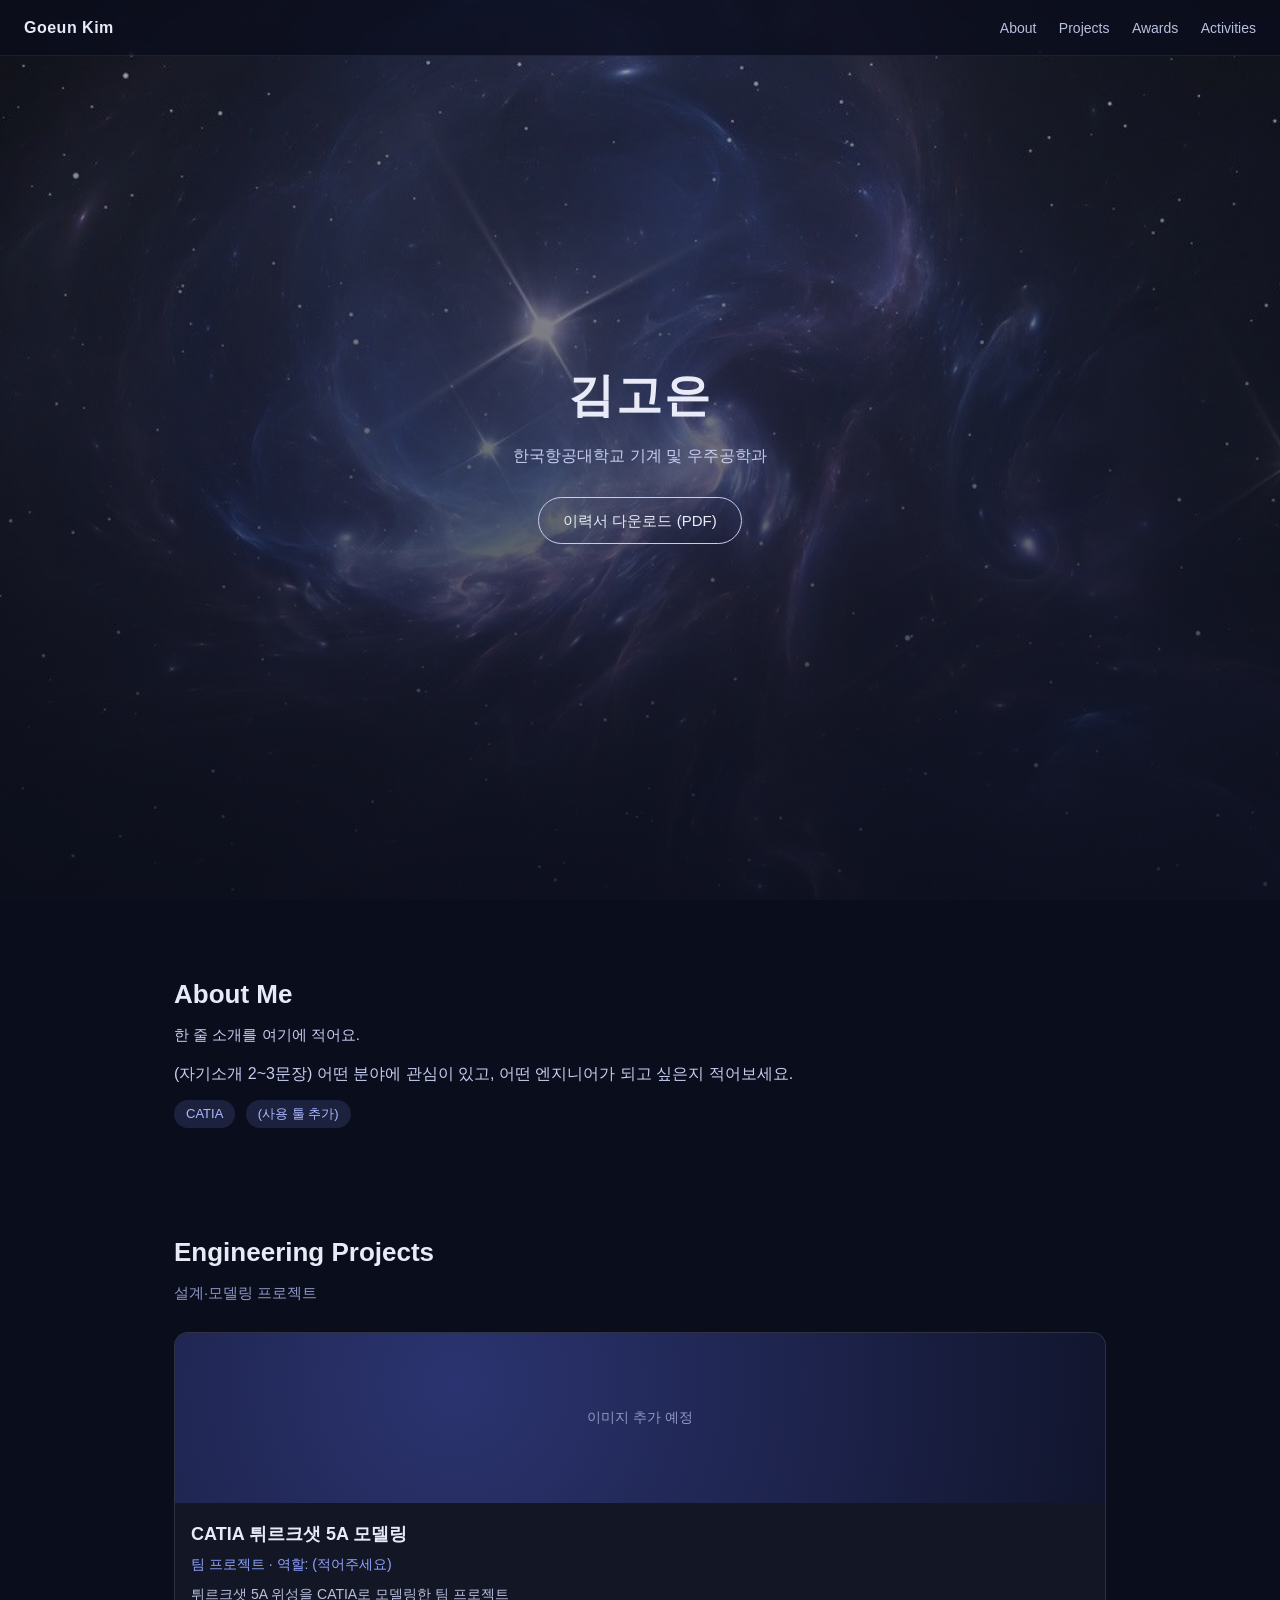
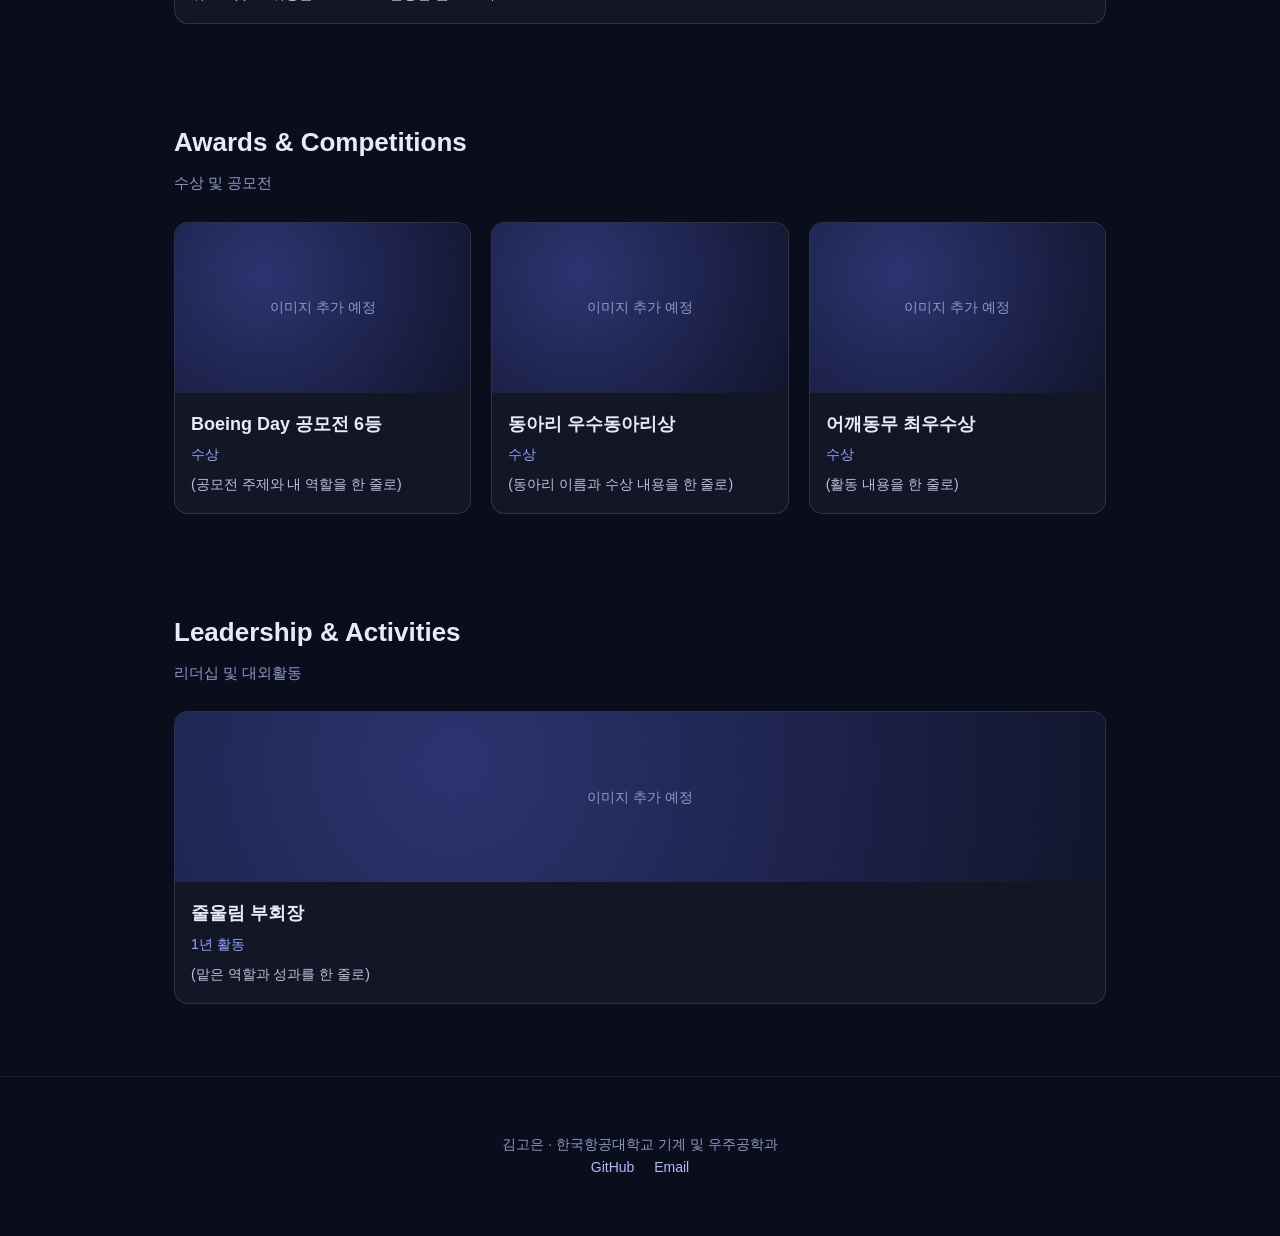
<file: index.html>
<!DOCTYPE html>
<html lang="ko">
<head>
  <meta charset="UTF-8">
  <meta name="viewport" content="width=device-width, initial-scale=1">
  <title>김고은 | 포트폴리오</title>
  <link rel="stylesheet" href="style.css">
</head>
<body>

<nav>
  <a class="logo" href="#top">Goeun Kim</a>
  <div class="links">
    <a href="#about">About</a>
    <a href="#projects">Projects</a>
    <a href="#awards">Awards</a>
    <a href="#activities">Activities</a>
  </div>
</nav>

<header class="hero" id="top">
  <h1>김고은</h1>
  <p>한국항공대학교 기계 및 우주공학과</p>
  <!-- 이력서 PDF를 resume.pdf 이름으로 올리면 버튼이 작동해요 -->
  <a class="btn" href="resume.pdf">이력서 다운로드 (PDF)</a>
</header>

<section class="about" id="about">
  <h2>About Me</h2>
  <p class="sub">한 줄 소개를 여기에 적어요.</p>
  <p>(자기소개 2~3문장) 어떤 분야에 관심이 있고, 어떤 엔지니어가 되고 싶은지 적어보세요.</p>
  <div class="tags">
    <span>CATIA</span>
    <span>(사용 툴 추가)</span>
  </div>
</section>

<section id="projects">
  <h2>Engineering Projects</h2>
  <p class="sub">설계·모델링 프로젝트</p>
  <div class="grid">
    <div class="card">
      <div class="ph">이미지 추가 예정</div>
      <div class="body">
        <h3>CATIA 튀르크샛 5A 모델링</h3>
        <div class="role">팀 프로젝트 · 역할: (적어주세요)</div>
        <div class="desc">튀르크샛 5A 위성을 CATIA로 모델링한 팀 프로젝트</div>
      </div>
    </div>
  </div>
</section>

<section id="awards">
  <h2>Awards &amp; Competitions</h2>
  <p class="sub">수상 및 공모전</p>
  <div class="grid">
    <div class="card">
      <div class="ph">이미지 추가 예정</div>
      <div class="body">
        <h3>Boeing Day 공모전 6등</h3>
        <div class="role">수상</div>
        <div class="desc">(공모전 주제와 내 역할을 한 줄로)</div>
      </div>
    </div>
    <div class="card">
      <div class="ph">이미지 추가 예정</div>
      <div class="body">
        <h3>동아리 우수동아리상</h3>
        <div class="role">수상</div>
        <div class="desc">(동아리 이름과 수상 내용을 한 줄로)</div>
      </div>
    </div>
    <div class="card">
      <div class="ph">이미지 추가 예정</div>
      <div class="body">
        <h3>어깨동무 최우수상</h3>
        <div class="role">수상</div>
        <div class="desc">(활동 내용을 한 줄로)</div>
      </div>
    </div>
  </div>
</section>

<section id="activities">
  <h2>Leadership &amp; Activities</h2>
  <p class="sub">리더십 및 대외활동</p>
  <div class="grid">
    <div class="card">
      <div class="ph">이미지 추가 예정</div>
      <div class="body">
        <h3>줄울림 부회장</h3>
        <div class="role">1년 활동</div>
        <div class="desc">(맡은 역할과 성과를 한 줄로)</div>
      </div>
    </div>
  </div>
</section>

<footer>
  <p>김고은 · 한국항공대학교 기계 및 우주공학과</p>
  <p>
    <a href="https://github.com/Ruby-Kim-1">GitHub</a>
    <a href="mailto:your-email@example.com">Email</a>
  </p>
</footer>

</body>
</html>
</file>
<file: style.css>
* { box-sizing: border-box; margin: 0; padding: 0; }
html { scroll-behavior: smooth; }
body { font-family: -apple-system, "Pretendard", "Noto Sans KR", sans-serif; color: #e8ebf7; line-height: 1.7; background: #0a0d1c; }
a { color: inherit; text-decoration: none; }

nav { position: fixed; top: 0; left: 0; right: 0; background: rgba(10,13,28,.75); backdrop-filter: blur(8px); border-bottom: 1px solid rgba(255,255,255,.08); display: flex; justify-content: space-between; align-items: center; padding: 14px 24px; z-index: 10; }
nav .logo { font-weight: 700; letter-spacing: .5px; }
nav .links a { margin-left: 18px; font-size: 14px; color: #b9c0e0; }
nav .links a:hover { color: #fff; }

.hero { min-height: 100vh; display: flex; flex-direction: column; justify-content: center; align-items: center; text-align: center; padding: 100px 24px; background: linear-gradient(rgba(10,13,28,.35), rgba(10,13,28,.85)), url("hero.png") center/cover no-repeat; }
.hero h1 { font-size: 46px; letter-spacing: 2px; margin-bottom: 8px; }
.hero p { color: #c7cdf0; }
.btn { display: inline-block; margin-top: 28px; padding: 10px 24px; border: 1.5px solid #c7cdf0; border-radius: 999px; font-size: 15px; }
.btn:hover { background: #fff; color: #0a0d1c; }

section { max-width: 980px; margin: 0 auto; padding: 72px 24px 24px; }
h2 { font-size: 26px; margin-bottom: 6px; }
.sub { color: #8f98c4; margin-bottom: 26px; font-size: 15px; }

.grid { display: grid; grid-template-columns: repeat(auto-fit, minmax(270px, 1fr)); gap: 20px; }
.card { border: 1px solid rgba(255,255,255,.12); border-radius: 14px; overflow: hidden; background: rgba(255,255,255,.04); transition: transform .15s, box-shadow .15s, border-color .15s; }
.card:hover { transform: translateY(-4px); border-color: #7f93ff; box-shadow: 0 10px 28px rgba(80,100,255,.25); }
.card img { width: 100%; height: 170px; object-fit: cover; background: #151a33; display: block; }
.card .ph { height: 170px; background: radial-gradient(circle at 30% 30%, #2b3470, #11152d); display: flex; align-items: center; justify-content: center; color: #8f98c4; font-size: 14px; }
.card .body { padding: 16px; }
.card h3 { font-size: 18px; margin-bottom: 4px; }
.card .role { font-size: 14px; color: #8fa2ff; margin-bottom: 6px; }
.card .desc { font-size: 14px; color: #b9c0e0; }

.about p { margin-bottom: 12px; color: #c7cdf0; }
.tags span { display: inline-block; background: rgba(127,147,255,.15); color: #aebaff; padding: 3px 12px; border-radius: 999px; font-size: 13px; margin: 0 6px 6px 0; }

footer { text-align: center; padding: 56px 24px; margin-top: 48px; color: #8f98c4; font-size: 14px; border-top: 1px solid rgba(255,255,255,.08); }
footer a { margin: 0 8px; color: #aebaff; }

@media (max-width: 600px) { .hero h1 { font-size: 32px; } nav .links a { margin-left: 10px; font-size: 13px; } }
</file>
